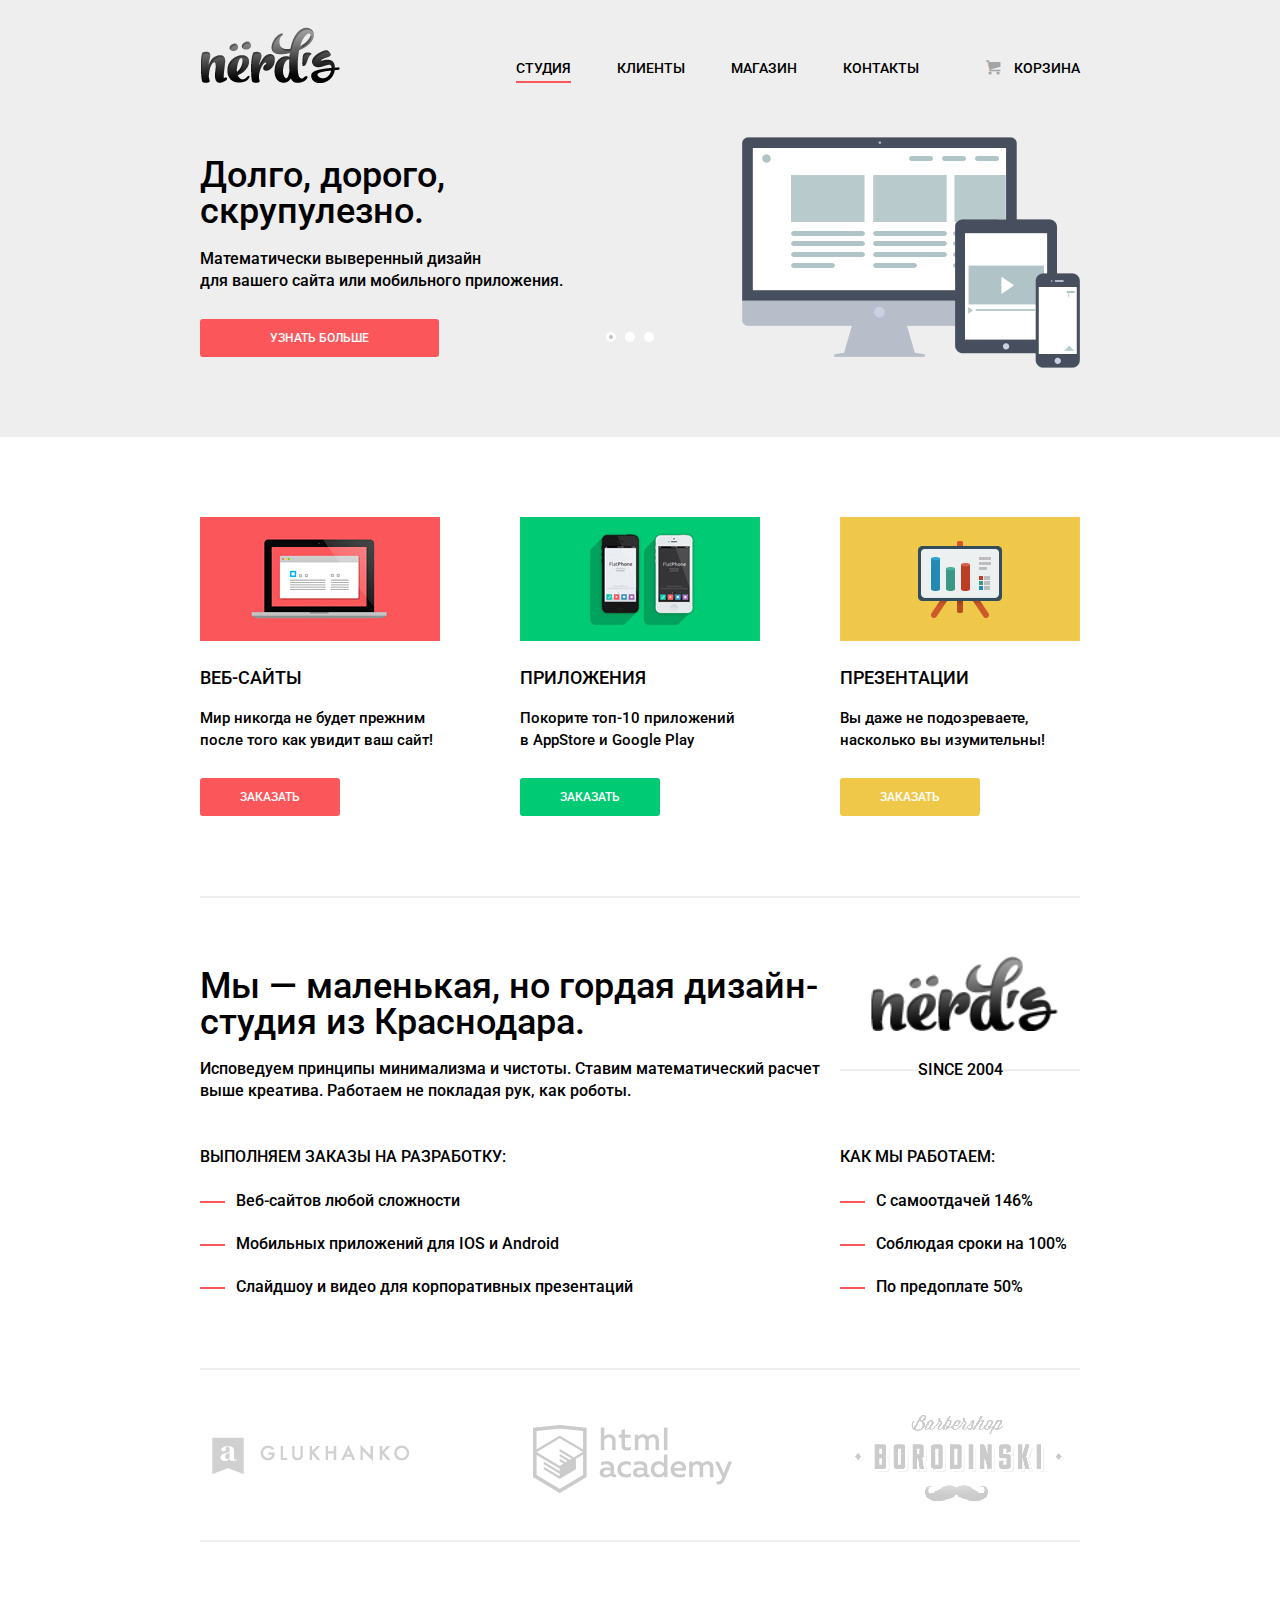
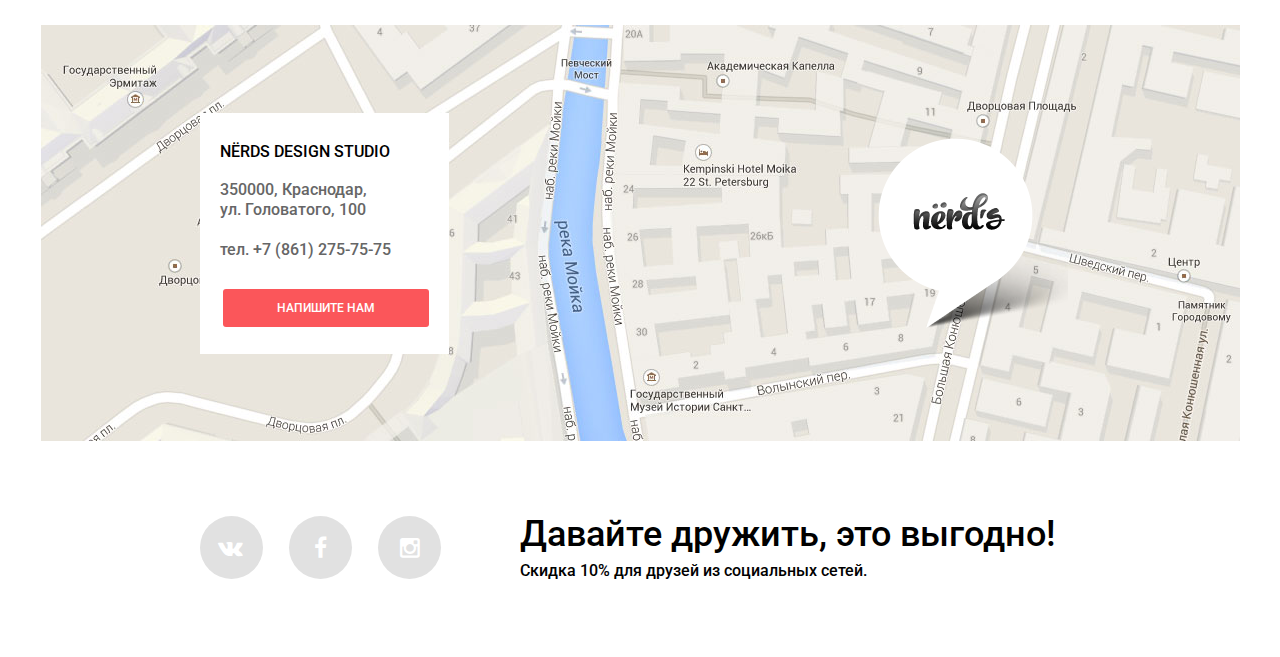
<file: index.html>
<!DOCTYPE html>
<html lang="ru">
  <head>
    <meta charset="utf-8">
    <link href="https://fonts.googleapis.com/css?family=Roboto:500&amp;subset=cyrillic" rel="stylesheet">
    <link rel="stylesheet" href="css/normalize.css">
    <link rel="stylesheet" href="css/style.css">
    <title>Студия Нёрдс</title>
  </head>
  <body>
    <header class="main-header">
      <div class="container clearfix">
        <div class="top-page clearfix">
          <nav class="main-navigation">
            <a href="index.html" class="main-logo">
              <img src="img/logo.svg" alt="Студия Нёрдс" height="56" width="139">
            </a>
            <ul class="nav-list">
              <li class="active">
                <span>Студия</span>
              </li>
              <li>
                <a href="#">Клиенты</a>
              </li>
              <li>
                <a href="shop.html">Магазин</a>
              </li>
              <li>
                <a href="#">Контакты</a>
              </li>
            </ul>
          </nav>
          <div class="cart-block">
            <a href="#" class="cart"><i class="icon-basket"></i>Корзина</a>
          </div>
        </div>
        <section class="slider">
          <input type="radio" id="btn-1" name="slider-toggle" checked>
          <input type="radio" id="btn-2" name="slider-toggle" >
          <input type="radio" id="btn-3" name="slider-toggle" >
          <div class="slider-controls">
            <label for="btn-1"></label>
            <label for="btn-2"></label>
            <label for="btn-3"></label>
          </div>
          <div class="slider-inner clearfix">
            <div class="slide slide-1">
              <div class="slider-text">
                <b>Долго, дорого,<br>скрупулезно.</b>
                <p>Математически выверенный дизайн<br>для вашего сайта или мобильного приложения.</p>
                <a href="#" class="button">Узнать больше</a>
              </div>
                <!-- <img src="img/slide-1.png" alt="Картинка первого слайда" width="338" height="231"> -->
            </div>
            <div class="slide slide-2">
              <div class="slider-text">
                <b>Любите ли вы математику,<br>как любим ее мы?</b>
                <p>Нашим дизайнерам мы удаляем нейроны, ответственные<br>за креатив, чтобы дать им возможность все просчитать</p>
                <a href="#" class="button">Узнать больше</a>
              </div>
                <!-- <img src="img/slide-2.png" alt="Картинка второго слайда" width="230" height="249"> -->
            </div>
            <div class="slide slide-3">
              <div class="slider-text">
                <b>Только наркотики,<br>только хардкор!</b>
                <p>Все дизайнерские решения в нашей компании принимаются<br>только под воздействием качественных галлюциногенов</p>
                <a href="#" class="button">Узнать больше</a>
              </div>
                <!-- <img src="img/slide-3.png" alt="Картинка третьего слайда" width="333" height="319"> -->
            </div>
          </div>
        </section>
      </div>
    </header>
    <main class="container">
      <section class="products clearfix">
        <div class="products-item">
          <img src="img/feature-1.jpg" alt="Веб-сайты" width="240" height="124">
          <h2>Веб-сайты</h2>
          <p>Мир никогда не будет прежним после того как увидит ваш сайт!</p>
          <a href="#" class="button">Заказать</a>
        </div>
        <div class="products-item">
          <img src="img/feature-2.jpg" alt="Приложения" width="240" height="124">
          <h2>Приложения</h2>
          <p>Покорите топ-10 приложений<br>в AppStore и Google Play</p>
          <a href="#" class="button button-green">Заказать</a>
        </div>
        <div class="products-item">
          <img src="img/feature-3.jpg" alt="Презентации" width="240" height="124">
          <h2>Презентации</h2>
          <p>Вы даже не подозреваете, насколько вы изумительны!</p>
          <a href="#" class="button button-yellow">Заказать</a>
        </div>
      </section>
      <div class="about-us">
        <div class="inner-columns clearfix">
          <div class="inner-column-left">
            <div class="about-us-description">
              <p class="about-us-title"><b>Мы — маленькая, но гордая дизайн-студия из Краснодара.</b></p>
              <p>Исповедуем принципы минимализма и чистоты. Ставим математический расчет выше креатива. Работаем не покладая рук, как роботы.</p>
            </div>
          </div>
          <div class="inner-column-right">
            <div class="inner-column-logo">
              <img src="img/logo.svg" alt="Студия Нёрдс" height="75" width="187">
              <span>Since 2004</span>
            </div>
          </div>
        </div>
        <div class="inner-columns clearfix">
          <div class="inner-column-left">
            <div class="about-us-lists">
              <span class="list-title">Выполняем заказы на разработку:</span>
              <ul>
                <li>Веб-сайтов любой сложности</li>
                <li>Мобильных приложений для IOS и Android</li>
                <li>Слайдшоу и видео для корпоративных презентаций</li>
              </ul>
            </div>
          </div>
          <div class="inner-column-right">
            <div class="about-us-lists">
              <span class="list-title">Как мы работаем:</span>
              <ul>
                <li>С самоотдачей 146%</li>
                <li>Соблюдая сроки на 100%</li>
                <li>По предоплате 50%</li>
              </ul>
            </div>
          </div>
        </div>
      </div>
      <div class="partners">
        <a href="#"><img src="img/partner-1.svg" width="198" height="37" alt="Glukhanko"></a>
        <a href="#"><img src="img/partner-2.svg" width="199" height="68" alt="HTML Academy"></a>
        <a href="#"><img src="img/partner-3.svg" width="209" height="90" alt="Barbershop 'Borodinski'"></a>
      </div>
    </main>
    <footer class="main-footer">
      <div class="main-map">
        <div class="map"  id="yandex-map"></div>
        <div class="container">
          <div class="main-address">
            <span>NЁRDS DESIGN STUDIO</span>
            <p>350000, Краснодар,<br>
            ул. Головатого, 100</p>
            <p>тел. +7 (861) 275-75-75</p>
            <a href="#" class="button">Напишите нам</a>
          </div>
        </div>
      </div>

      <div class="modal-content">
        <button class="modal-content-close" type="button">Закрыть</button>
        <form action="#" class="write-us-form" method="post">
          <div class="clearfix">
            <div class="form-left-column">
              <label for="name-input">Ваше имя:</label>
              <input type="text" id="name-input" placeholder="Представьтесь, пожалуйста" name="name-input">
            </div>
            <div class="form-right-column">
              <label for="mail">Ваш e-mail:</label>
              <input type="text" id="mail" placeholder="Для отправки ответа" name="mail">
            </div>
          </div>
          <label for="letter">Текст письма:</label>
          <textarea class="letter" name="letter" id="letter" rows="5" required>В свободной форме</textarea>
          <button class="button" type="submit">Отправить</button>
        </form>
      </div>
      <div class="container">
        <div class="social clearfix">
          <div class="social-btns">
            <a class="social-btn social-btn-vk" href="https://www.vk.com"><i class="icon-vk"></i></a>
            <a class="social-btn social-btn-fb" href="https://www.facebook.com"><i class="icon-facebook"></i></a>
            <a class="social-btn social-btn-inst" href="https://www.instagram.com"><i class="icon-instagramm"></i></a>
          </div>
          <div class="social-text">
            <p><b>Давайте дружить, это выгодно!</b>
            Скидка 10% для друзей из социальных сетей.</p>
          </div>
        </div>
      </div>
    </footer>
    <script type="text/javascript" charset="utf-8" async src="https://api-maps.yandex.ru/services/constructor/1.0/js/?um=constructor%3A620518ed5c11a32c4e3339f65c993068801d20d8fc1c174d56c2d989a11e7b96&amp;width=100%25&amp;height=416&amp;lang=ru_RU&amp;scroll=true&id=yandex-map"></script>
    <script src="js/script.js"></script>
  </body>
</html>
</file>
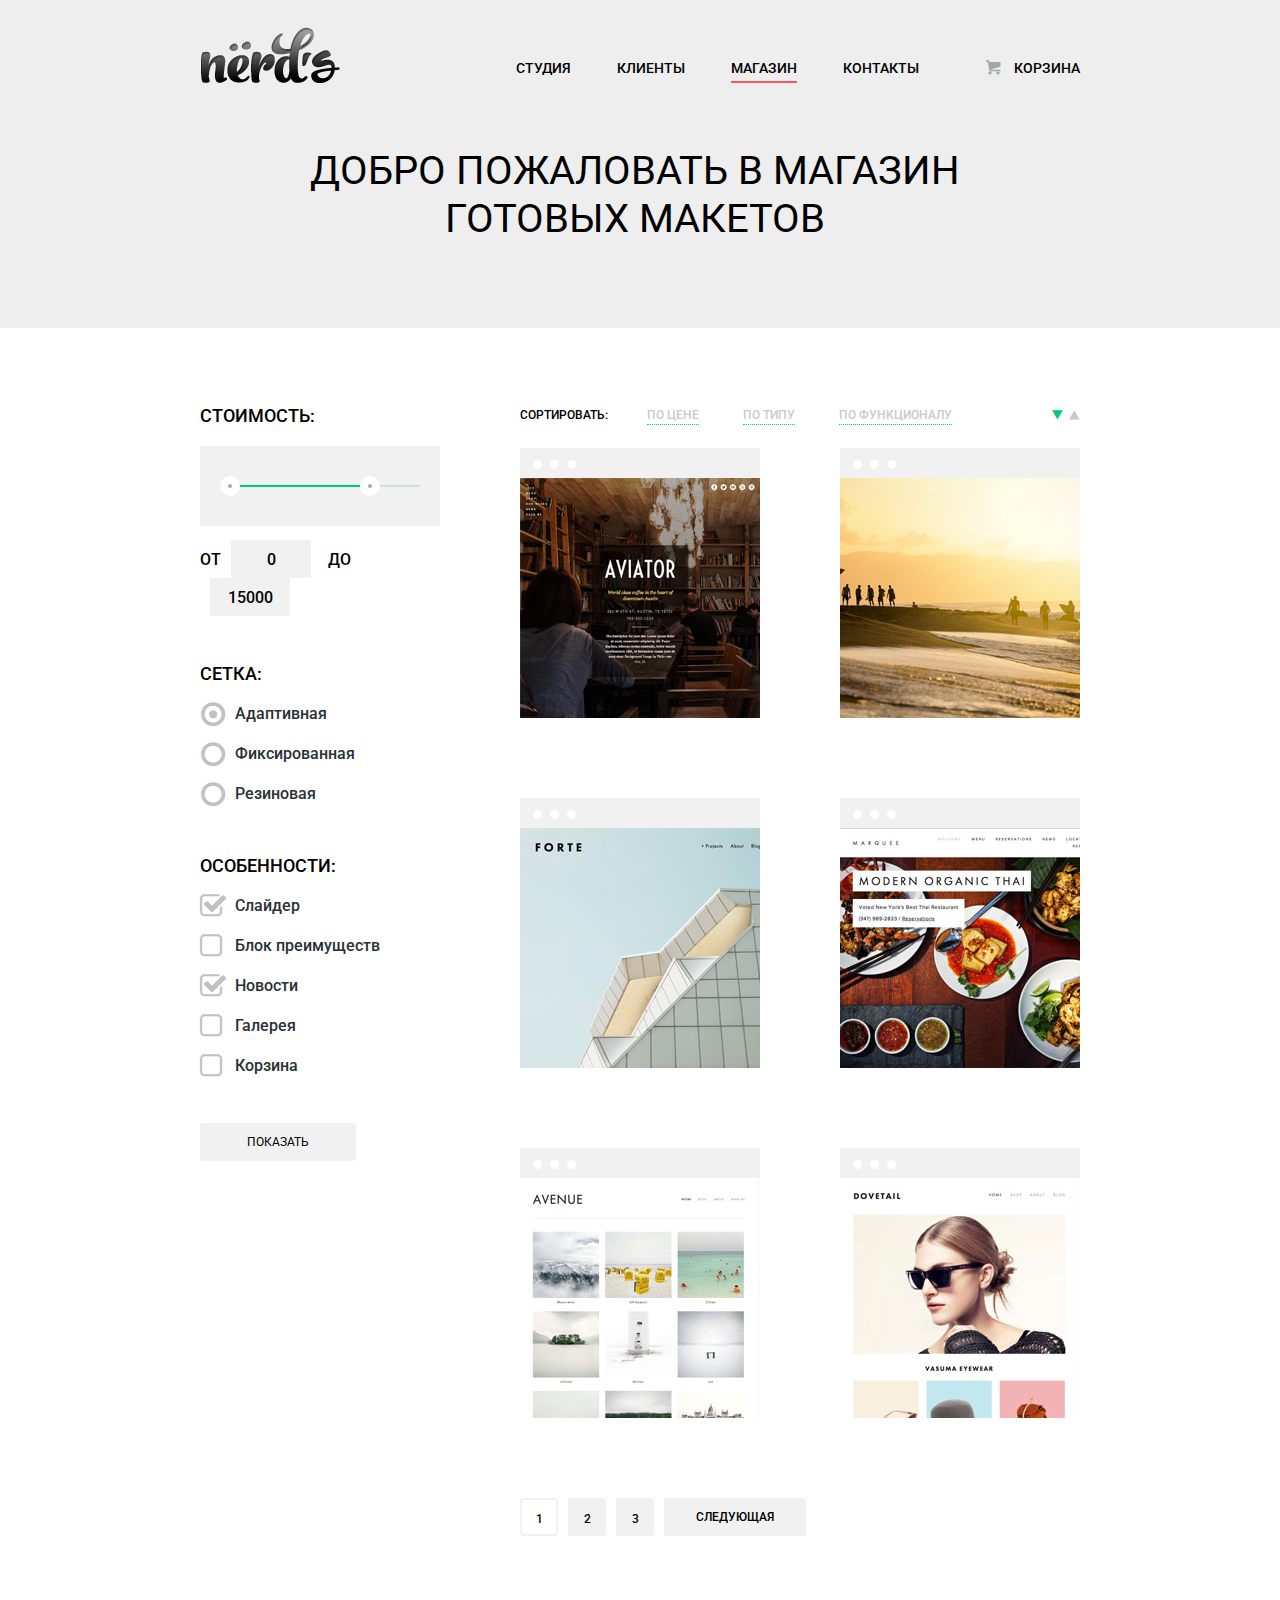
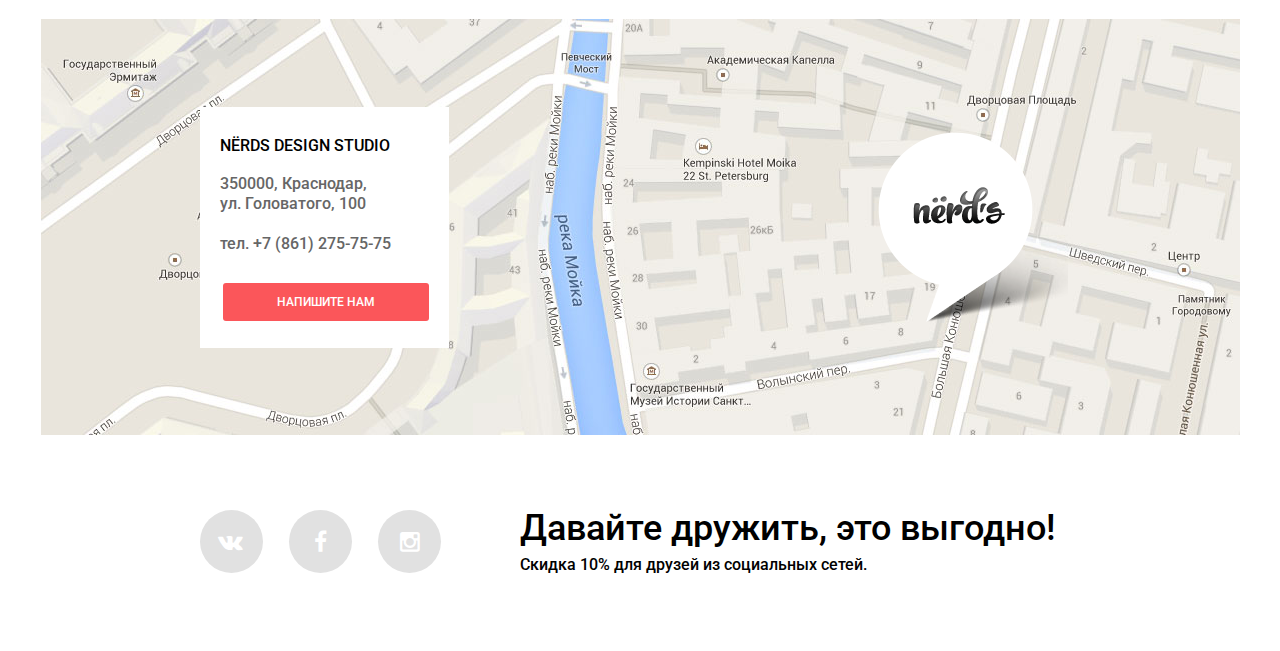
<file: shop.html>
<!DOCTYPE html>
<html lang="ru">
  <head>
    <meta charset="utf-8">
    <link href="https://fonts.googleapis.com/css?family=Roboto:500&amp;subset=cyrillic" rel="stylesheet">
    <link rel="stylesheet" href="css/normalize.css">
    <link rel="stylesheet" href="css/style.css">
    <title>Каталог Нёрдс</title>
  </head>
  <body class="inner-page">
    <header class="main-header">
      <div class="container clearfix">
        <div class="top-page clearfix">
          <nav class="main-navigation">
            <a href="index.html" class="main-logo">
              <img src="img/logo.svg" alt="Студия Нёрдс" height="56" width="139">
            </a>
            <ul class="nav-list">
              <li>
                <a href="index.html">Студия</a>
              </li>
              <li>
                <a href="#">Клиенты</a>
              </li>
              <li class="active">
                <span>Магазин</span>
              </li>
              <li>
                <a href="#">Контакты</a>
              </li>
            </ul>
          </nav>
          <div class="cart-block">
            <a href="#" class="cart"><i class="icon-basket"></i>Корзина</a>
          </div>
        </div>
        <div class="greeting container">
          <h1 class="greeting-text">Добро пожаловать в магазин готовых макетов</h1>
        </div>
      </div>
    </header>
    <main class="container">
      <div class="catalog clearfix">
        <div class="catalog-column-left">
          <form action="#" class="catalog-form" method="post">
            <fieldset class="catalog-price-check">
              <legend>Стоимость:</legend>
              <div class="toddler">
                <div class="toddler-scale">
                  <div class="toddler-scale-checked"></div>
                </div>
                <div class="toddler-range toddler-range-min"></div>
                <div class="toddler-range toddler-range-max"></div>
              </div>
              <label for="min-price">От</label>
              <input type="text" name="min-price" id="min-price" placeholder="0">
              <label for="max-price">До</label>
              <input type="text" name="max-price" id="max-price" placeholder="15000">
            </fieldset>
            <fieldset class="catalog-button-group">
              <legend>Сетка:</legend>
              <input type="radio" name="grid" value="grid-1" id="grid-1" checked>
              <label for="grid-1" class="icon-circle">Адаптивная</label>
              <input type="radio" name="grid" value="grid-2" id="grid-2">
              <label for="grid-2" class="icon-circle">Фиксированная</label>
              <input type="radio" name="grid" value="grid-3" id="grid-3">
              <label for="grid-3" class="icon-circle">Резиновая</label>
            </fieldset>
            <fieldset class="catalog-button-group">
              <legend>Особенности:</legend>
              <input type="checkbox" name="feature-1" id="feature-1" checked>
              <label for="feature-1">Слайдер</label>
              <input type="checkbox" name="feature-2" id="feature-2">
              <label for="feature-2">Блок преимуществ</label>
              <input type="checkbox" name="feature-3" id="feature-3" checked>
              <label for="feature-3">Новости</label>
              <input type="checkbox" name="feature-4" id="feature-4">
              <label for="feature-4">Галерея</label>
              <input type="checkbox" name="feature-5" id="feature-5">
              <label for="feature-5">Корзина</label>
            </fieldset>
            <button type="submit" class="button catalog-button">Показать</button>
          </form>
        </div>
        <div class="catalog-column-right">
          <div class="sorting-block clearfix">
            <span class="sorting-title">Сортировать:</span>
            <ul class="sorting-menu">
              <li><a href="#" class="sorting-type">По цене</a></li>
              <li><a href="#" class="sorting-type">По типу</a></li>
              <li><a href="#" class="sorting-type">По функционалу</a></li>
            </ul>
            <div class="sorting-icons clearfix">
              <i class="icon-down-dir active"></i>
              <i class="icon-up-dir"></i>
            </div>
          </div>
          <div class="catalog-items">
            <div class="catalog-item">
              <div class="catalog-item-top">
                <span></span>
                <span></span>
                <span></span>
              </div>
              <img src="img/item-1.jpg" alt="" width="240" height="240">
              <div class="catalog-item-block">
                <a href="#"><h1>Aviator</h1></a>
                <p>Одностраничный макет с авторским дизайном</p>
                <a href="#" class="button">8000 р.</a>
              </div>
            </div>
            <div class="catalog-item">
              <div class="catalog-item-top">
                <span></span>
                <span></span>
                <span></span>
              </div>
              <img src="img/item-2.jpg" alt="" width="240" height="240">
              <div class="catalog-item-block">
                <a href="#"><h1>Sunset</h1></a>
                <p>Интернет-магазин с личным кабинетом</p>
                <a href="#" class="button">10000 р.</a>
              </div>
            </div>
            <div class="catalog-item">
              <div class="catalog-item-top">
                <span></span>
                <span></span>
                <span></span>
              </div>
              <img src="img/item-3.jpg" alt="" width="240" height="240">
              <div class="catalog-item-block">
                <a href="#"><h1>Forte</h1></a>
                <p>Отличный макет для личного блога</p>
                <a href="#" class="button">5000 р.</a>
              </div>
            </div>
            <div class="catalog-item">
              <div class="catalog-item-top">
                <span></span>
                <span></span>
                <span></span>
              </div>
              <img src="img/item-4.jpg" alt="" width="240" height="240">
              <div class="catalog-item-block">
                <a href="#"><h1>Modern Organic THAI</h1></a>
                <p>Сайт для ресторана быстрого питания</p>
                <a href="#" class="button">12000 р.</a>
              </div>
            </div>
            <div class="catalog-item">
              <div class="catalog-item-top">
                <span></span>
                <span></span>
                <span></span>
              </div>
              <img src="img/item-5.jpg" alt="" width="239" height="240">
              <div class="catalog-item-block">
                <a href="#"><h1>Avenue</h1></a>
                <p>Макет для блога  о путешествиях</p>
                <a href="#" class="button">8000 р.</a>
              </div>
            </div>
            <div class="catalog-item">
              <div class="catalog-item-top">
                <span></span>
                <span></span>
                <span></span>
              </div>
              <img src="img/item-6.jpg" alt="" width="239" height="240">
              <div class="catalog-item-block">
                <a href="#"><h1>Dovetail</h1></a>
                <p>Интернет-магазин с галереей товаров</p>
                <a href="#" class="button">14000 р.</a>
              </div>
            </div>
          </div>
          <div class="paginator">
            <a href="#" class="button catalog-button page-button current-page">1</a>
            <a href="#" class="button catalog-button page-button">2</a>
            <a href="#" class="button catalog-button page-button">3</a>
            <a href="#" class="button catalog-button">Следующая</a>
          </div>
        </div>
      </div>
    </main>
    <footer class="main-footer">
      <div class="main-map">
        <div class="map" id="yandex-map"></div>
        <div class="container">
          <div class="main-address">
            <span>NЁRDS DESIGN STUDIO</span>
            <p>350000, Краснодар,<br>
            ул. Головатого, 100</p>
            <p>тел. +7 (861) 275-75-75</p>
            <a href="#" class="button">Напишите нам</a>
          </div>
        </div>
      </div>

      <div class="modal-content">
        <button class="modal-content-close" type="button">Закрыть</button>
        <form action="#" class="write-us-form" method="post">
          <div class="clearfix">
            <div class="form-left-column">
              <label for="name-input">Ваше имя:</label>
              <input type="text" id="name-input" placeholder="Представьтесь, пожалуйста" name="name-input">
            </div>
            <div class="form-right-column">
              <label for="mail">Ваш e-mail:</label>
              <input type="text" id="mail" placeholder="Для отправки ответа" name="mail">
            </div>
          </div>
          <label for="letter">Текст письма:</label>
          <textarea class="letter" name="letter" id="letter" rows="5" required>В свободной форме</textarea>
          <button class="button" type="submit">Отправить</button>
        </form>
      </div>
      <div class="container">
        <div class="social clearfix">
          <div class="social-btns">
            <a href="https://www.vk.com" class="social-btn social-btn-vk" ><i class="icon-vk"></i></a>
            <a href="https://www.facebook.com" class="social-btn social-btn-fb"><i class="icon-facebook"></i></a>
            <a href="https://www.instagram.com" class="social-btn social-btn-inst" ><i class="icon-instagramm"></i></a>
          </div>
          <div class="social-text">
            <p><b>Давайте дружить, это выгодно!</b>
            Скидка 10% для друзей из социальных сетей.</p>
          </div>
        </div>
      </div>
    </footer>
    <script type="text/javascript" charset="utf-8" async src="https://api-maps.yandex.ru/services/constructor/1.0/js/?um=constructor%3A620518ed5c11a32c4e3339f65c993068801d20d8fc1c174d56c2d989a11e7b96&amp;width=100%25&amp;height=416&amp;lang=ru_RU&amp;scroll=true&id=yandex-map"></script>
    <script src="js/script.js"></script>
  </body>
</html>
</file>
<file: css/style.css>
@font-face {
  font-weight: normal;
  font-style: normal;

  font-family: "symbols-nerds";
  src: url("../fonts/symbols-nerds.woff") format("woff"),
       url("../fonts/symbols-nerds.woff2") format("woff2");
}

[class^="icon-"]::before,
[class*=" icon-"]::before {
  display: inline-block;
  width: 1em;
  margin-right: 0.2em;
  margin-left: 0.2em;

  font-weight: normal;
  line-height: 1em;
  font-family: "symbols-nerds";
  text-align: center;
  text-transform: none;
  text-decoration: inherit;
  font-style: normal;
  font-variant: normal;

  speak: none;
}

.icon-basket::before { content: "\62"; } /* "b" */
.icon-facebook::before { content: "\66"; } /* "f" */
.icon-twitter::before { content: "\74"; } /* "t" */
.icon-vk::before { content: "\76"; } /* "v" */
.icon-up-dir::before { content: "\25b2"; } /* "▲" */
.icon-down-dir::before { content: "\25bc"; } /* "▼" */
.icon-circle::before { content: "\25cb"; } /* "○" */
.icon-circle-dot::before { content: "\25cf"; } /* "●" */
.icon-check-off::before { content: "\2610"; } /* "☐" */
.icon-check-on::before { content: "\2611"; } /* "☑" */
.icon-instagramm::before { content: "📷"; } /* "\1f4f7" */


body {
  margin: 0;
  min-width: 900px;
  font-size: 16px;
  font-weight: 500;
  line-height: 22px;
  font-family: "Roboto", "Arial", sans-serif;
  color: #000000;
  background: #ffffff no-repeat;
}

body b {
  font-size: 36px;
  line-height: 36px;
  font-weight: 500;
}

.container {
  width: 880px;
  padding: 0 10px;
  margin: 0 auto;
}

.clearfix::after {
  content: "";
  display: table;
  clear: both;
}

/* НАЧАЛО ВЁРСТКИ ЗАГОЛОВКА ВСЕХ СТРАНИЦ */

.main-header {
  margin: 0;
  margin-bottom: 80px;
  background: #eeeeee;
}

.top-page {
  margin-bottom: 34px;
  padding-top: 27px;
}

.main-navigation {
  float: left;
  min-width: 720px;
}

.main-navigation .main-logo {
  display: block;
  float: left;
  padding-left: 1px;
  width: 139px;
  height: 56px;
}

.main-logo img {
  width: 139px;
  height: 56px;
}

.main-navigation .nav-list {
  float: right;
  padding: 0;
  margin: 0;
  max-width: 630px;
  padding-top: 26px;
  list-style: none;
  font-size: 0;
}

.nav-list li {
  display: inline-block;
  vertical-align: top;
}

.nav-list li a {
  padding: 0 23px;
  color: #000000;
  font-size: 14px;
  line-height: 30px;
  text-decoration: none;
  text-transform: uppercase;
}

.nav-list li:last-of-type a {
  padding-right: 1px;
}

.nav-list a:hover {
  color: #fb565a;
}

.nav-list a:active {
  color: #000000;
  opacity: 0.4;
}

.active {
  position: relative;
  background: none;
}

.active span {
  display: block;
  padding: 0 23px;
  color: #000000;
  font-size: 14px;
  line-height: 30px;
  text-decoration: none;
  text-transform: uppercase;
}

.active::after {
  position: absolute;
  content: "";
  right: 23px;
  bottom: 0;
  left: 23px;
  height: 2px;
  background: #fb565a;
}

.cart-block {
  float: right;
  min-width: 100px;
  padding-top: 26px;
  word-wrap: break-word;
}

.cart-block .active::after {
  width: 100%;
  right: 0;
  left: 0;
}

.cart {
  display: block;
  color: #000000;
  font-size: 14px;
  line-height: 30px;
  text-decoration: none;
  text-transform: uppercase;
}

.cart:hover {
  color: #fb565a;
}

.cart:active {
  color: #000000;
  opacity: 0.4;
}

.cart .icon-basket {
  padding-left: 2px;
  margin-right: 10px;
  font-size: 16px;
  opacity: 0.3;
}

.cart:hover .icon-basket{
  opacity: 1.0;
}
/* КОНЕЦ ВЁРСТКИ ЗАГОЛОВКА ВСЕХ СТРАНИЦ */

/* ВЁРСТКА СЛАЙДЕРА */

.slider {
  position: relative;
  overflow: hidden;
}

.slider-controls {
  position: absolute;
  left: 406px;
  right: 400px;
  bottom: 95px;
  font-size: 0;
  z-index: 5;
}

.slider-controls label {
  display: inline-block;
  vertical-align: bottom;
  height: 4px;
  width: 4px;
  margin-right: 9px;
  border: 3px solid #ffffff;
  border-radius: 50%;
  background-color: #ffffff;
  cursor: pointer;
}

.slider-controls label:last-child {
  margin: 0;
}

input[type="radio"]:first-of-type:checked ~ .slider-controls label:first-child,
input[type="radio"]:nth-of-type(2):checked ~ .slider-controls label:nth-child(2),
input[type="radio"]:last-of-type:checked ~ .slider-controls label:last-child {
  background-color: #c1c1c1;
}

input[type="radio"]:first-of-type:checked ~ .slider-inner {
  transform: translate(0);
}

input[type="radio"]:nth-of-type(2):checked ~ .slider-inner {
  transform: translate(-880px);
}

input[type="radio"]:last-of-type:checked ~ .slider-inner {
  transform: translate(-1760px);
}

.slider-inner {
  width: 300%;
}

.slide {
  float: left;
  width: 880px;
}

input[name="slider-toggle"] {
  display: none;
}

.slide-1 {
  background: url("../img/slide-1.png") no-repeat 100% 19px;
}

.slide-2 {
  background: url("../img/slide-2.png") no-repeat 98% 23px;
}

.slide-3 {
  background: url("../img/slide-3.png") no-repeat 99% 100%;
}

.slider-text {
  padding-top: 39px;
}

.slider-text b {
  display: block;
  margin: 0;
  padding: 0;
  margin-bottom: 19px;
}

.slider-text p {
  margin: 0;
  margin-bottom: 27px;
  padding: 0;
}

/* КОНЕЦ ВЁРСТКИ СЛАЙДЕРА */

/* ОБЩИЙ СТИЛЬ КНОПОК */
.button {
  display: inline-block;
  padding: 10px 20px;
  border-radius: 3px;
  color: #ffffff;
  vertical-align: top;
  text-decoration: none;
  text-transform: uppercase;
  text-align: center;
  font-size: 12px;
  line-height: 18px;
  background-color: #fb565a;
  border: none;
  outline: none;
  cursor: pointer;
}

.slider-text .button {
  padding: 10px 70px;
  margin-bottom: 80px;
}

.button:hover {
  background-color: #d6494d;
}

.button:active {
  background-color: #b63538;
  box-shadow: inset 0 3px rgba(0, 0, 0, 0.15);
}

/* ГЛАВНАЯ СТРАНИЦА БЛОК УСЛУГ */

.products {
  margin-bottom: 58px;
  border-bottom: 2px solid #eeeeee;
}

.products-item {
  float: left;
  margin-right: 80px;
  width: 240px;
}

.products-item:last-child {
  margin: 0;
}

.products-item img {
  width: 240px;
  height: 124px;
  vertical-align: top;
}

.products-item h2 {
  margin: 0;
  margin-top: 22px;
  margin-bottom: 14px;
  padding: 0;
  font-size: 18px;
  line-height: 30px;
  text-transform: uppercase;
  font-weight: 500;
}

.products-item p {
  margin: 0;
  padding: 0;
  margin-bottom: 27px;
  font-size: 15px;
  line-height: 22px;
}

.products-item .button {
  padding: 10px 40px;
  margin-bottom: 80px;
}

.button-green {
  background-color: #00ca74;
}

.button-green:hover {
  background-color: #01a25e;
}

.button-green:active {
  background-color: #009053;
  box-shadow: inset 0 3px rgba(0, 0, 0, 0.15);
}

.button-yellow {
  background-color: #efc84a;
}

.button-yellow:hover {
  background-color: #d6ae2c;
}

.button-yellow:active {
  background-color: #c09b24;
  box-shadow: inset 0 3px rgba(0, 0, 0, 0.15);
}

/* КОНЕЦ БЛОКА УСЛУГ */

/* ГЛАВНАЯ СТРАНИЦА БЛОК О КОМПАНИИ */

.about-us {
  border-bottom: 2px solid #eeeeee;
}

.inner-column-left {
  float: left;
  width: 620px;
}

.about-us-description p {
  margin: 0;
  margin-bottom: 44px;
}

.about-us-description .about-us-title {
  margin: 0;
  margin-bottom: 18px;
  padding: 0;
  padding-top: 12px;
}

.about-us-lists .list-title {
  display: block;
  margin-bottom: 22px;
  text-transform: uppercase;
}

.about-us-lists ul {
  margin: 0;
  padding: 0;
  list-style: none;
}

.about-us-lists ul li {
  position: relative;
  padding-left: 36px;
  margin-bottom: 21px;
}

.about-us-lists ul li:last-of-type {
  margin-bottom: 70px;
}

.about-us-lists ul li::before {
  position: absolute;
  content: "";
  left: 0;
  top: 50%;
  width: 25px;
  height: 2px;
  background-color: #fb565a;
}

.inner-column-right {
  float: right;
  width: 240px;
}

.inner-column-logo {
  text-align: center;
}

.inner-column-logo img {
  vertical-align: top;
  padding-left: 31px;
  padding-right: 22px;
  height: 75px;
  width: 187px;
  margin-bottom: 28px;
}

.inner-column-logo span {
  position: relative;
  z-index: 2;
  text-transform: uppercase;
  background-color: #fff;
}

.inner-column-logo::after {
  position: relative;
  z-index: 1;
  content: "";
  bottom: 12px;
  display: block;
  border-bottom: 2px solid #eeeeee;
}

/* КОНЕЦ БЛОКА О КОМПАНИИ */

/* ГЛАВНАЯ СТРАНИЦА БЛОК ПАРТНЁРОВ */
.partners {
  height: 170px;
  border-bottom: 2px solid #eeeeee;
  font-size: 0;
  line-height: 0;
}

.partners a {
  display: inline-block;
  padding-right: 11px;
  padding-left: 12px;
  margin-right: 100px;
  vertical-align: top;
}

.partners a:first-child {
  padding-top: 67px;
  padding-bottom: 62px;
}

.partners a:nth-child(2) {
  padding-top: 55px;
  padding-bottom: 43px;
}

.partners a:last-child {
  margin: 0;
  padding-top: 45px;
  padding-bottom: 31px;
}

.partners a:link {
  opacity: 0.2;
}

.partners a:hover, .partners a:active {
  opacity: 1.0;
}

/* КОНЕЦ БЛОКА ПАРТНЁРОВ */

/* ЗАГОЛОВОК ДЛЯ СТРАНИЦЫ С КАТАЛОГОМ */

.inner-page .top-page{
  margin-bottom: 63px;
}

.inner-page .main-header {
  margin-bottom: 73px;
}

.greeting {
  margin-bottom: 85px;
}

.greeting .greeting-text{
  margin: 0;
  font-size: 40px;
  padding-right: 110px;
  padding-left: 80px;
  line-height: 1.2;
  font-weight: normal;
  text-transform: uppercase;
  text-align: center;
}


.catalog-column-left {
  float: left;
  width: 240px;
  margin-right: 60px;
}

.catalog-form fieldset {
  margin: 0;
  padding: 0;
  border: none;
}

.catalog-form .catalog-price-check {
  font-size: 0;
  margin-bottom: 43px;
}

.catalog-form legend {
  margin-bottom: 15px;
  font-size: 18px;
  line-height: 30px;
  text-transform: uppercase;
}

.toddler {
  position: relative;
  padding: 39px 20px;
  margin-bottom: 14px;
  background-color: #f1f1f1;
}

.toddler-scale {
  height: 2px;
  background-color: #d7dcde;
}

.toddler-scale-checked {
  height: 2px;
  width: 70%;
  background-color: #00ca74;
}

.toddler-range {
  position: absolute;
  top: 30px;
  width: 4px;
  height: 4px;
  border: 8px solid #fff;
  border-radius: 50%;
  background-color: #ababab;
  cursor: pointer;
}

.toddler-range-max {
  left: 160px;
}

.catalog-price-check label {
  text-transform: uppercase;
  font-size: 16px;
}

.catalog-price-check input[type="text"] {
  margin: 0;
  margin-left: 10px;
  margin-right: 17px;
  padding: 0;
  height: 38px;
  width: 80px;
  font-family: "Roboto", "Arial", sans-serif;
  color: #000000;
  font-size: 16px;
  line-height: 22px;
  font-weight: 500;
  text-align: center;
  text-transform: uppercase;
  outline: none;
  border: none;
  background-color: #f1f1f1;
}

.catalog-price-check input[type="text"]:nth-of-type(2n) {
  margin-right: 0;
}

.catalog-form .catalog-button-group {
  margin-bottom: 27px;
}

.catalog-button-group input[type="radio"],
.catalog-button-group input[type="checkbox"]{
  display: none;
}

.catalog-button-group input[type="radio"] + label,
.catalog-button-group input[type="checkbox"] + label {
  position: relative;
  display: block;
  margin-bottom: 20px;
  padding-left: 35px;
  color: #283136;
  line-height: 20px;
  cursor: pointer;
}

.catalog-button-group input[type="radio"] + label::before,
.catalog-button-group input[type="checkbox"] + label::before {
  content: "\25cb";
  font-family: "symbols-nerds";
  position: absolute;
  margin: 0;
  padding: 0;
  width: 25px;
  height: 25px;
  top: 0;
  left: 0;
  color: #c1c1c1;
  font-size: 28px;
  line-height: 20px;
}

.catalog-button-group input[type="radio"]:checked + label::before {
  content: "\25cf";
}

.catalog-button-group input[type="checkbox"] + label::before {
  content: "\2610";
}

.catalog-button-group input[type="checkbox"]:checked + label::before {
  content: "\2611";
}

.catalog-button-group input[type="radio"]:disabled + label,
.catalog-button-group input[type="checkbox"]:disabled + label {
  opacity: 0.4;
}

.catalog-button-group input[type="radio"]:not(:disabled) + label:hover,
.catalog-button-group input[type="checkbox"]:not(:disabled) + label:hover {
  color: #000000;
}

.catalog-button-group input[type="radio"]:not(:disabled) + label:hover::before,
.catalog-button-group input[type="checkbox"]:not(:disabled) + label:hover::before {
  color: #b5b5b5;
}

.catalog-button {
  padding-left: 47px;
  padding-right: 47px;
  font-family: "Roboto", "Arial", sans-serif;
  color: #000000;
  background-color: #f1f1f1;
}

.catalog-button:hover {
  background-color: #e5e5e5;
}

.catalog-button:active {
  background-color: #d5d5d5;
}

.catalog-column-right {
  float: right;
  width: 560px;
  padding-left: 20px;
  padding-top: 5px;
}

.sorting-block {
  width: 560px;
  margin-bottom: 20px;
  font-size: 12px;
  line-height: 18px;
  text-transform: uppercase;
}

.sorting-title {
  float: left;
  margin: 0;
  padding: 0;
  width: 105px;
}

.sorting-menu {
  float: left;
  width: 375px;
  margin: 0;
  padding: 0;
  font-size: 0;
  list-style: none;
}

.sorting-menu li {
  display: inline-block;
  font-size: 12px;
}

.sorting-type {
  display: block;
  margin: 0 22px;
  margin-bottom: 2px;
  border-bottom: 1px dotted #00ca74;
  color: #cacaca;
  text-decoration: none;
}

.sorting-type:hover {
  color: #000000;
  border-bottom-style: solid;
}

.sorting-type:active {
  color: #000000;
  border: none;
}

.sorting-icons {
  float: right;
  position: relative;
}

.sorting-icons i::before {
  position: absolute;
  top: -1px;
  left: -34px;
  display: inline;
  margin: 0;
  color: #cacaca;
  font-size: 23px;
  line-height: 20px;
}

.sorting-icons .active::before {
  color:  #00ca74;
}

.sorting-icons .icon-up-dir::before {
  left: -17px;
}

.catalog-items {
  font-size: 0;
}

.catalog-item {
  display: inline-block;
  position: relative;
  vertical-align: top;
  width: 240px;
  height: 270px;
  margin-right: 80px;
  margin-bottom: 80px;
  font-size: 18px;
}

.catalog-item:nth-child(2n) {
  margin-right: 0;
}

.catalog-item-top {
  box-sizing: border-box;
  width: 100%;
  height: 30px;
  padding-left: 13px;
  padding-top: 10px;
  background-color: #f1f1f1;
  border-top-left-radius: 3px;
  border-top-right-radius: 3px;
  font-size: 0;
  transition: background 1s;
}

.catalog-item-top span {
  display: inline-block;
  margin-right: 8px;
  width: 9px;
  height: 9px;
  border-radius: 50%;
  background-color: #ffffff;
}

.catalog-item-block {
  opacity: 0;
  visibility: hidden;
  position: absolute;
  padding: 0 20px;
  box-sizing: border-box;
  left: 20px;
  bottom: 20px;
  width: 200px;
  height: 200px;
  color: #000000;
  text-align: center;
  background-color: #ffffff;
  overflow: auto;
  transition: opacity 1s;
}

.catalog-item-block a {
  color: #000000;
  text-decoration: none;
}


.catalog-item-block h1 {
  margin: 0;
  margin-bottom: 15px;
  padding: 0;
  padding-top: 35px;
  font-size: 18px;
  text-transform: uppercase;
  font-weight: 500;
  line-height: 24px;
  letter-spacing: 0.01em;
}

.catalog-item-block p {
  margin: 0;
  padding: 0;
  font-size: 14px;
  line-height: 18px;
}

.catalog-item-block .button {
  position: relative;
  bottom: -30px;
  padding: 10px 30px;
  width: 80px;
  font-size: 18px;
  line-height: 18px;
  color: #ffffff;
}

.catalog-item:hover .catalog-item-top {
  background-color: #797979;
}

.catalog-item:hover .catalog-item-block {
  opacity: 1;
  visibility: visible;
}

.paginator {
  font-size: 0;
}

.page-button {
  min-width: 38px;
  height: 38px;
  box-sizing: border-box;
  margin: 0;
  margin-right: 10px;
  padding: 10px 10px;
  color: #000000;
  font-size: 12px;
  border: 2px solid #f1f1f1;
  background-color: #f1f1f1;
}

.paginator .catalog-button:last-child {
  padding: 10px 32px;
}

.current-page, .current-page:hover, .current-page:active {
  background-color: #ffffff;
  box-shadow: none;
}



/* ФУТЕР ДЛЯ ВСЕХ СТРАНИЦ (С КАРТОЙ) */
.main-footer {
  padding-top: 83px;
  position: relative;
}

.main-map {
  position: relative;
  height: 416px;
  width: 100%;
  background: #ffffff url("../img/map.jpg") no-repeat 50% 50%;
}

.map {
  position: relative;
  z-index: 1;
}

.main-map::after {
  content: "";
  z-index: 0;
  position: absolute;
  margin-left: 238px;
  top: 113px;
  left: 50%;
  width: 190px;
  height: 231px;
  background: transparent url("../img/marker.png") no-repeat;
}

.main-address {
  position: absolute;
  z-index: 1;
  top: 88px;
  padding: 24px 20px 27px;
  background: #fff;
}

.main-address span {
  line-height: 30px;
}

.main-address p {
  margin: 0;
  margin-top: 13px;
  margin-bottom: 20px;
  color: #666666;
  font-size: 16px;
  line-height: 20px;
}

.main-address p:last-of-type {
  margin-bottom: 29px;
}

.main-address .button {
  padding: 10px 54px;
  margin: 0;
  margin-left: 3px;
}

.social {
  margin-top: 75px;
  margin-bottom: 75px;
}

.social-btns {
  float: left;
  width: 241px;
  font-size: 0;
}

.social-btn {
  display: inline-block;
  vertical-align: top;
  margin-right: 26px;
  width: 63px;
  height: 63px;
  color: #ffffff;
  font-size: 23px;
  line-height: 16px;
  text-align: center;
  background: #e1e1e1;
  border-radius: 50%;
}

.social-btn:hover {
  background-color: #fb565a;
}

.social-btn:active {
  background-color: #d6494d;
  box-shadow: inset 0 3px rgba(0, 0, 0, 0.15);
}

.social-btn i {
  display: block;
  padding-top: 20px;
}

.social-btn-vk i {
  padding-right: 5px;
}

.social-btn:last-child {
  margin: 0;
}

.social-text {
  float: right;
  width: 550px;
  padding: 0 10px;
}

.social-text p {
  margin: 0;
  padding: 0;
}

.social-text b {
  display: block;
  margin-bottom: 8px;
}

/* КОНЕЦ ФУТЕРА */

/* ВСПЛЫВАЮЩЕЕ ОКНО */

.modal-content {
  position: fixed;
  display: none;
  z-index: 5;
  width: 460px;
  bottom: 20%;
  left: 50%;
  margin-left: -310px;
  padding: 50px 80px;
  padding-right: 90px;
  background: #ffffff;
  color: #000000;
  box-shadow: 0 20px 40px 0 rgba(0, 1, 1, 0.75);
}

@keyframes bounce {
  0% {transform: translateY(-2000px);}
  70% { transform: translateY(30px); }
  90% { transform: translateY(-10px); }
  100% {transform: translateY(0);}
}

.modal-content-show {
  display: block;
  animation: bounce 0.6s;
}

@keyframes shake {
  0%, 100% { transform: translateX(0); }
  10%, 30%, 50%, 70%, 90% { transform: translateX(10px); }
  20%, 40%, 60%, 80% { transform: translateX(-10px); }
}

.modal-error {
  animation: shake 0.6s;
}

.modal-content-close {
  position: absolute;
  top: 6px;
  right: 6px;
  width: 41px;
  height: 41px;
  font-size: 0;
  border: 0;
  border-radius: 50%;
  outline: 0;
  background-color: #fb565a;
  cursor: pointer;
}

.modal-content-close::before,
.modal-content-close::after {
  content: "";
  position: absolute;
  top: 7px;
  left: 18px;
  width: 5px;
  height: 25px;
  background-color: #ffffff;
}

.modal-content-close::before {
  transform: rotate(45deg);
}

.modal-content-close::after {
  transform: rotate(-45deg);
}

.write-us-form .form-left-column {
  float: left;
}

.write-us-form .form-right-column {
  float: right;
}

.write-us-form label {
  display: block;
  margin-bottom: 10px;
  font-size: 16px;
  line-height: 18px;
}

.write-us-form input[type="text"], .write-us-form .letter{
  margin: 0;
  margin-bottom: 20px;
  padding: 9px 14px;
  box-sizing: border-box;
  width: 220px;

  font-size: 12px;
  line-height: 18px;
  font-weight: 500;
  font-family: "Roboto", "Arial", sans-serif;
  text-transform: uppercase;
  color: #000000;

  border: 2px solid #d7dcde;
  border-radius: 2px;
  outline: none;
}

input[type="text"]::-webkit-input-placeholder {
   color: #000000;
}

input[type="text"]::-moz-placeholder {
   color: #000000;
   opacity: 1;
}

.write-us-form input[type="text"]:hover, .write-us-form .letter:hover {
  border-color: #a2a9ac;
}

.write-us-form input[type="text"]:focus, .write-us-form .letter:focus {
  border-color: #56bffb;
}

.write-us-form .letter {
  display: block;
  margin-bottom: 58px;
  width: 100%;
  height: 113px;
}

.write-us-form .button {
  margin-bottom: 20px;
  width: 100%;
}

/* КОНЕЦ ВСПЛЫВАЮЩЕГО ОКНА */
</file>
